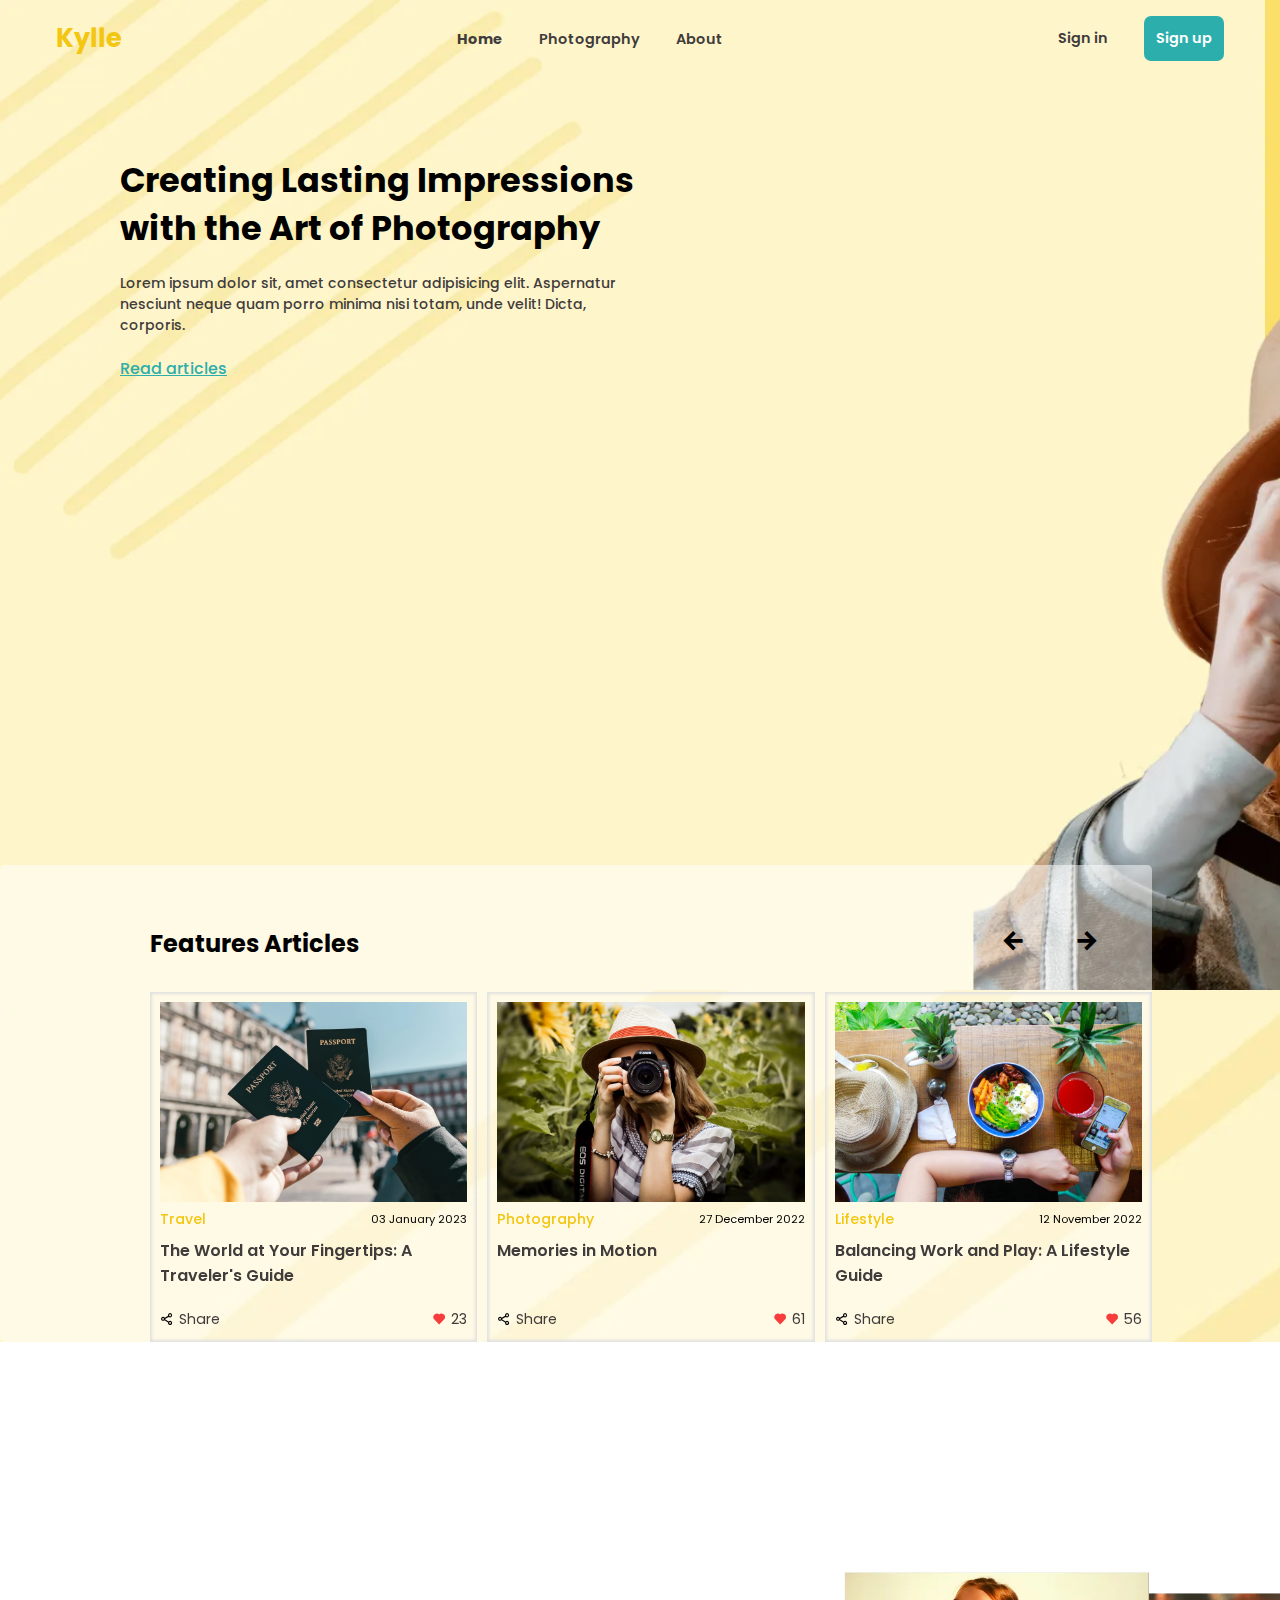
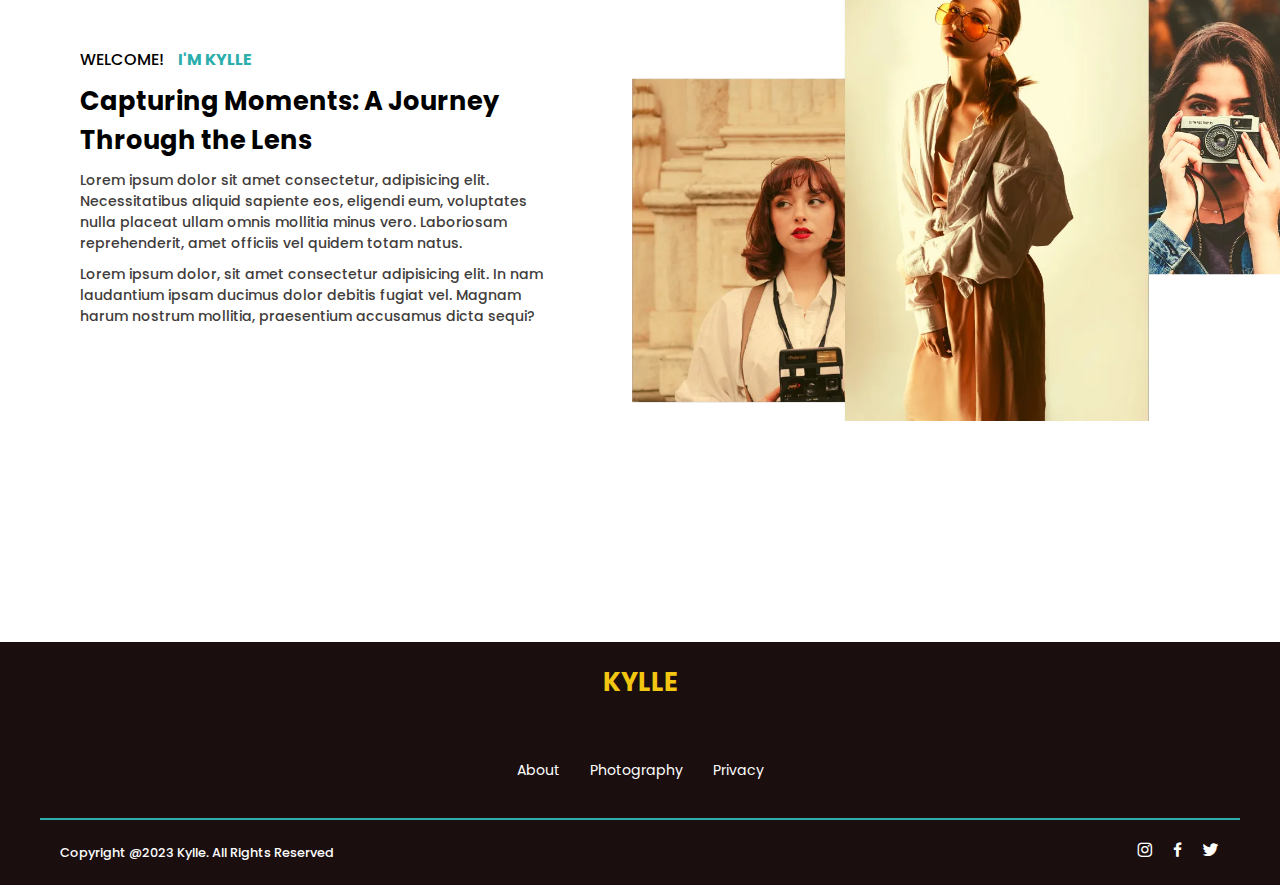
<file: index.html>
<!DOCTYPE html>
<html lang="en">

<head>
    <meta charset="UTF-8">
    <meta http-equiv="X-UA-Compatible" content="IE=edge">
    <meta name="viewport" content="width=device-width, initial-scale=1.0">
    <title>KYLLE</title>

    <!-- Poppins Font-->
    <link rel="preconnect" href="https://fonts.googleapis.com">
    <link rel="preconnect" href="https://fonts.gstatic.com" crossorigin>
    <link href="https://fonts.googleapis.com/css2?family=Poppins:wght@200;300;400;500;600;700&display=swap"
        rel="stylesheet">

    <!-- Boxicons -->
    <link href='https://unpkg.com/boxicons@2.1.4/css/boxicons.min.css' rel='stylesheet'>

    <!-- CSS -->
    <link rel="stylesheet" href="styles.css">

    <!-- For Swiper JS-->
    <link rel="stylesheet" href="https://cdn.jsdelivr.net/npm/swiper@8/swiper-bundle.min.css" />
</head>

<body>

    <!-- Navigation section-->
    <div class="main">
        <nav class="container mx-auto navbar">
            <a href="index.html" class="logo">Kylle</a>
            <div class="nav-menus">
                <a href="index.html">Home</a>
                <a href="photography.html">Photography</a>
                <a href="about.html">About</a>
            </div>
            <div class="sign">
                <button><a href="signin.html">Sign in</a></button>
                <button><a href="signup.html">Sign up</a></button>

            </div>

            <!-- Hamburger-menu -->
            <i class='bx bx-menu hamburger-menu'></i>

            <div class="mobile-menu">
                <div class="exit-menu">
                    <i class='bx bx-x x-button'></i>
                </div>

                <div class="mm-items">
                    <a href="index.html">Home</a>
                    <a href="photography.html">Photography</a>
                    <a href="about.html">About</a>
                </div>

                <div class="mm-buttons">
                    <a href="signin.html">Sign in</a>
                    <a href="signup.html">Sign up</a>
                </div>
            </div>
        </nav>

        <div class="container mx-auto">
            <div class="main-texts">
                <h1>Creating Lasting Impressions with the Art of Photography</h1>
                <p>Lorem ipsum dolor sit, amet consectetur adipisicing elit. Aspernatur nesciunt neque quam porro minima
                    nisi totam, unde velit! Dicta, corporis.</p>
                <a href="#articles-main">Read articles</a>
            </div>
        </div>

    </div>


    <!-- Features Articles -->
    <section id="articles">
        <div id="articles-main" class="f-articles">
            <div class="articles-top">
                <h1>Features Articles</h1>
                <div class="navigation">
                    <div class="swiper-button-prev1">
                        <i class='bx bx-left-arrow-alt'></i>
                    </div>
                    <div class="swiper-button-next1">
                        <i class='bx bx-right-arrow-alt'></i>
                    </div>
                </div>
            </div>

            <!-- Swiper -->
            <div class="swiper swiper1">
                <div class="swiper-wrapper">
                    <!-- Slides -->
                    <div class="swiper-slide">
                        <img src="./img/travel.webp">
                        <div class="arti-type">
                            <h2>Travel</h2>
                            <p>03 January 2023</p>
                        </div>
                        <h1>The World at Your Fingertips: A Traveler's Guide</h1>
                        <div class="arti-sub">
                            <div class="share">
                                <i class='bx bx-share-alt'></i>
                                <p>Share</p>
                            </div>
                            <div class="watch">
                                <i class='bx bxs-heart'></i>
                                <p>23</p>
                            </div>
                        </div>
                    </div>

                    <div class="swiper-slide">
                        <img src="./img/photography.webp">
                        <div class="arti-type">
                            <h2>Photography</h2>
                            <p>27 December 2022</p>
                        </div>
                        <h1>Memories in Motion</h1>
                        <div class="arti-sub">
                            <div class="share">
                                <i class='bx bx-share-alt'></i>
                                <p>Share</p>
                            </div>
                            <div class="watch">
                                <i class='bx bxs-heart'></i>
                                <p>61</p>
                            </div>
                        </div>
                    </div>

                    <div class="swiper-slide">
                        <img src="./img/lifestyle.webp">
                        <div class="arti-type">
                            <h2>Lifestyle</h2>
                            <p>12 November 2022</p>
                        </div>
                        <h1>Balancing Work and Play: A Lifestyle Guide</h1>
                        <div class="arti-sub">
                            <div class="share">
                                <i class='bx bx-share-alt'></i>
                                <p>Share</p>
                            </div>
                            <div class="watch">
                                <i class='bx bxs-heart'></i>
                                <p>56</p>
                            </div>
                        </div>
                    </div>

                    <div class="swiper-slide">
                        <img src="./img/growth.webp">
                        <div class="arti-type">
                            <h2>Growth</h2>
                            <p>01 December 2022</p>
                        </div>
                        <h1>Finding Your Potential: A Journey to Growth</h1>
                        <div class="arti-sub">
                            <div class="share">
                                <i class='bx bx-share-alt'></i>
                                <p>Share</p>
                            </div>
                            <div class="watch">
                                <i class='bx bxs-heart'></i>
                                <p>34</p>
                            </div>
                        </div>
                    </div>

                    <div class="swiper-slide">
                        <img src="./img/friends.webp">
                        <div class="arti-type">
                            <h2>Friendship</h2>
                            <p>03 January 2023</p>
                        </div>
                        <h1>The Beauty of Lasting Friendships</h1>
                        <div class="arti-sub">
                            <div class="share">
                                <i class='bx bx-share-alt'></i>
                                <p>Share</p>
                            </div>
                            <div class="watch">
                                <i class='bx bxs-heart'></i>
                                <p>41</p>
                            </div>
                        </div>
                    </div>
                </div>
            </div>
        </div>
    </section>

    <!-- Welcome  -->
    <section id="welcome">
        <div class="container welcome">
            <div class="welcome-texts">
                <h1>WELCOME! <span>I'M KYLLE</span></h1>
                <h2>Capturing Moments: A Journey Through the Lens</h2>
                <p>Lorem ipsum dolor sit amet consectetur, adipisicing elit. Necessitatibus aliquid sapiente eos,
                    eligendi eum, voluptates nulla placeat ullam omnis mollitia minus vero. Laboriosam reprehenderit,
                    amet officiis vel quidem totam natus.</p>
                <p>Lorem ipsum dolor, sit amet consectetur adipisicing elit. In nam laudantium ipsam ducimus dolor
                    debitis fugiat vel. Magnam harum nostrum mollitia, praesentium accusamus dicta sequi?</p>
            </div>

            <!-- image -->
            <div class="w-img">
                <img src="./img/welcome-img.webp">
            </div>
        </div>
    </section>


    <footer>
        <div class="container mx-auto footer">
            <h1>KYLLE</h1>
            <div class="ft-links">
                <a href="#">About</a>
                <a href="#">Photography</a>
                <a href="#">Privacy</a>
            </div>
            <div class="ft-low">
                <p>Copyright @2023 <span>Kylle</span>. All Rights Reserved</p>
                <div class="contacts">
                    <i class='bx bxl-instagram'></i>
                    <i class='bx bxl-facebook'></i>
                    <i class='bx bxl-twitter'></i>
                </div>
            </div>
        </div>
    </footer>

    <script src="https://cdn.jsdelivr.net/npm/swiper@8/swiper-bundle.min.js"></script>
    <script src="script.js"></script>
</body>

</html>
</file>
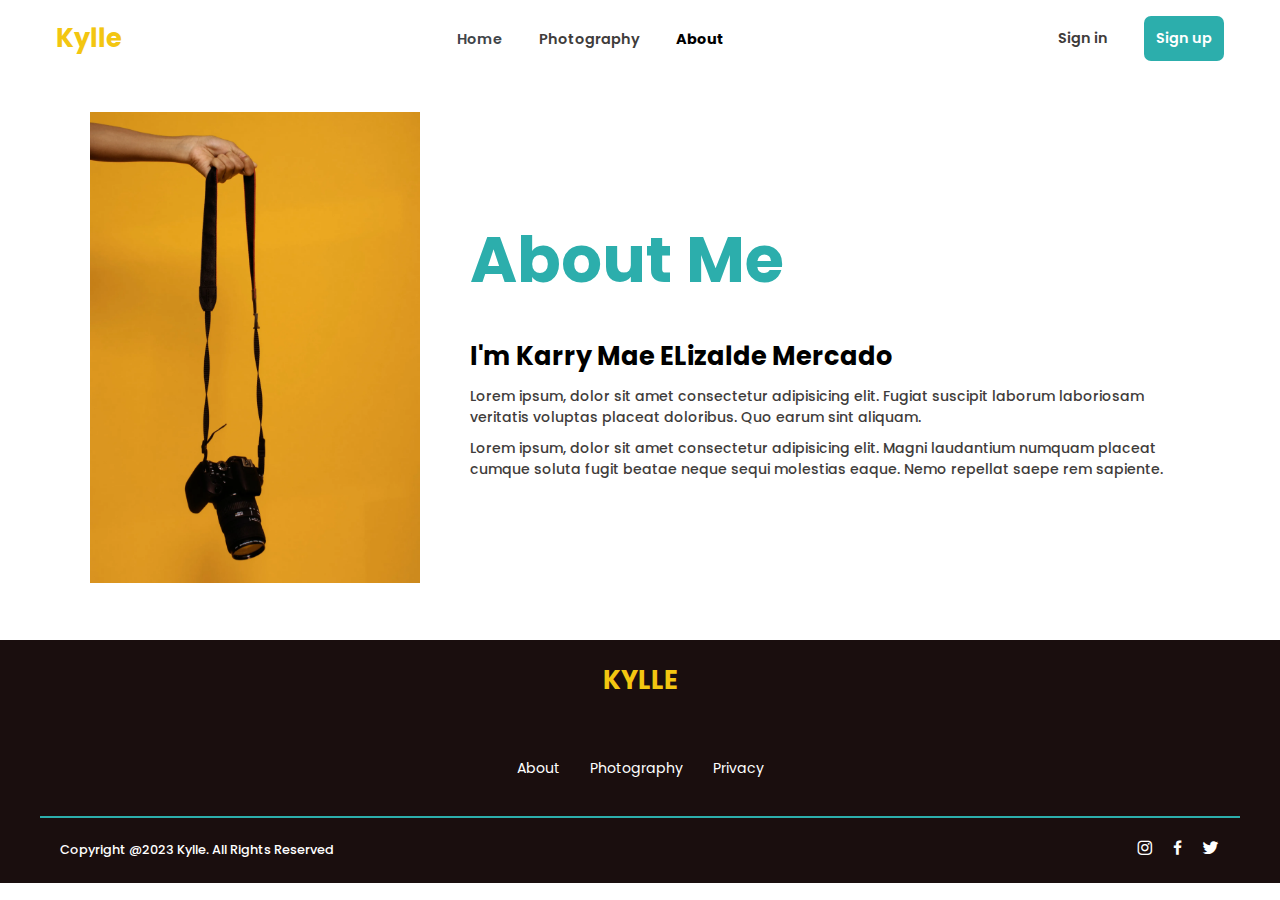
<file: about.html>
<!DOCTYPE html>
<html lang="en">

<head>
    <meta charset="UTF-8">
    <meta http-equiv="X-UA-Compatible" content="IE=edge">
    <meta name="viewport" content="width=device-width, initial-scale=1.0">
    <title>About - Kylle</title>

    <!-- Poppings Font-->
    <link rel="preconnect" href="https://fonts.googleapis.com">
    <link rel="preconnect" href="https://fonts.gstatic.com" crossorigin>
    <link href="https://fonts.googleapis.com/css2?family=Poppins:wght@200;300;400;500;600;700&display=swap"
        rel="stylesheet">

    <!-- Boxicons -->
    <link href='https://unpkg.com/boxicons@2.1.4/css/boxicons.min.css' rel='stylesheet'>

    <!-- CSS -->
    <link rel="stylesheet" href="styles.css">

    <!-- For Swiper JS-->
    <link rel="stylesheet" href="https://cdn.jsdelivr.net/npm/swiper@8/swiper-bundle.min.css" />
</head>

<body>

    <div class="main3">

        <!-- Navigation section-->
        <nav class="container mx-auto navbar">
            <a href="index.html" class="logo">Kylle</a>
            <div class="nav-menus about-menu">
                <a href="index.html">Home</a>
                <a href="photography.html">Photography</a>
                <a href="about.html">About</a>
            </div>
            <div class="sign">
                <button><a href="signin.html">Sign in</a></button>
                <button><a href="signup.html">Sign up</a></button>

            </div>

            <!-- Hamburger-menu -->
            <i class='bx bx-menu hamburger-menu'></i>

            <div class="mobile-menu">
                <div class="exit-menu">
                    <i class='bx bx-x x-button'></i>
                </div>

                <div class="mm-items">
                    <a href="index.html">Home</a>
                    <a href="photography.html">Photography</a>
                    <a href="about.html">About</a>
                </div>

                <div class="mm-buttons">
                    <a href="signin.html">Sign in</a>
                    <a href="signup.html">Sign up</a>
                </div>
            </div>
        </nav>
    </div>

    <section id="about">
        <div class="container mx-auto about">
            <div class="about-img">
                <img src="./img/about-img.webp" alt="">
            </div>
            <div class="about-texts">
                <h1>About Me</h1>
                <h2>I'm Karry Mae ELizalde Mercado</h2>
                <p>Lorem ipsum, dolor sit amet consectetur adipisicing elit. Fugiat suscipit laborum laboriosam
                    veritatis voluptas placeat doloribus. Quo earum sint aliquam.</p>
                <p>Lorem ipsum, dolor sit amet consectetur adipisicing elit. Magni laudantium numquam placeat cumque
                    soluta fugit beatae neque sequi molestias eaque. Nemo repellat saepe rem sapiente.</p>
            </div>
        </div>
    </section>

    <!-- FOoter -->
    <footer>
        <div class="container mx-auto footer">
            <h1>KYLLE</h1>
            <div class="ft-links">
                <a href="#">About</a>
                <a href="#">Photography</a>
                <a href="#">Privacy</a>
            </div>
            <div class="ft-low">
                <p>Copyright @2023 <span>Kylle</span>. All Rights Reserved</p>
                <div class="contacts">
                    <i class='bx bxl-instagram'></i>
                    <i class='bx bxl-facebook'></i>
                    <i class='bx bxl-twitter'></i>
                </div>
            </div>
        </div>
    </footer>

    <script src="https://cdn.jsdelivr.net/npm/swiper@8/swiper-bundle.min.js"></script>
    <script src="script.js"></script>
</body>

</html>
</file>
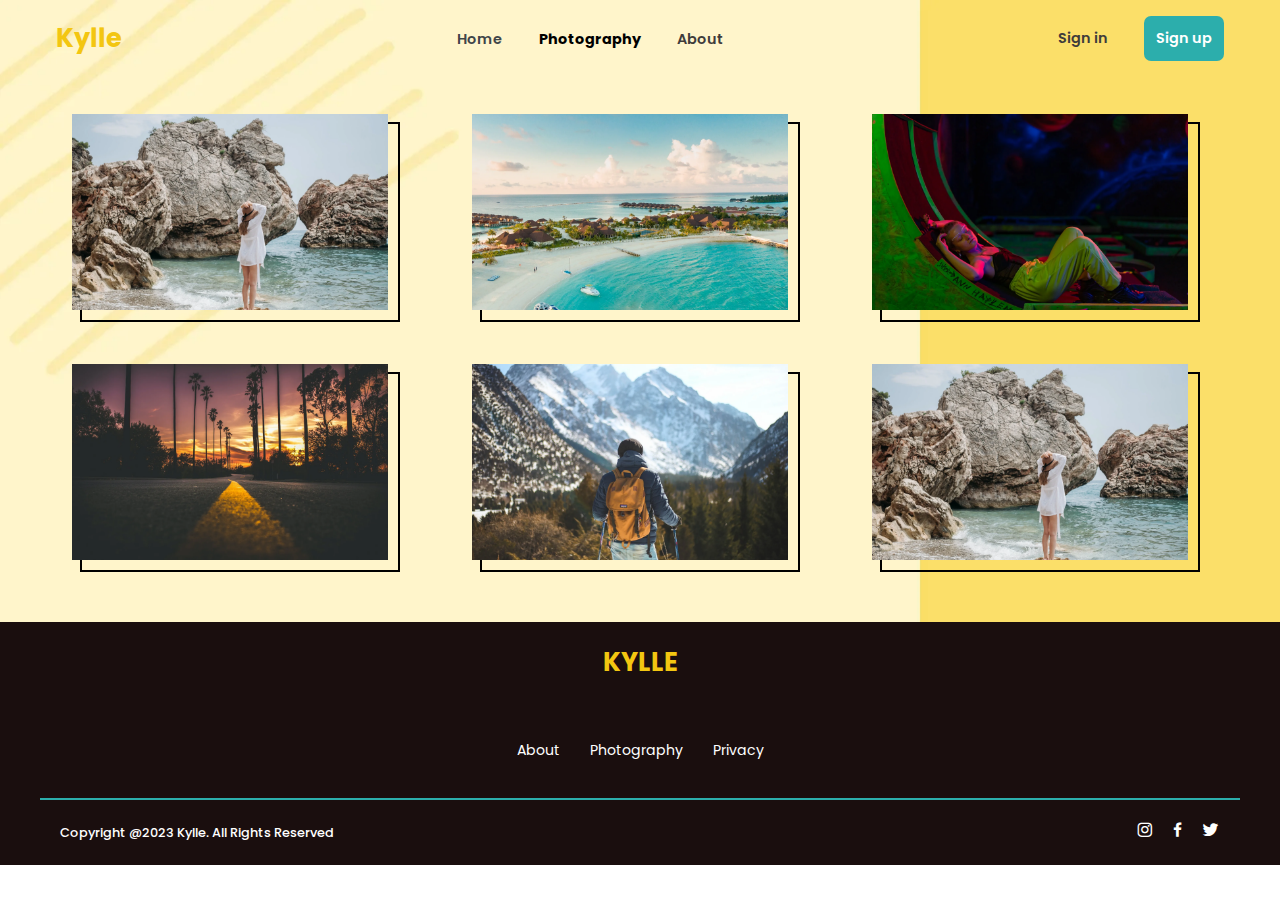
<file: photography.html>
<!DOCTYPE html>
<html lang="en">

<head>
    <meta charset="UTF-8">
    <meta http-equiv="X-UA-Compatible" content="IE=edge">
    <meta name="viewport" content="width=device-width, initial-scale=1.0">
    <title>Photography Kylle</title>

    <!-- Poppins Font-->
    <link rel="preconnect" href="https://fonts.googleapis.com">
    <link rel="preconnect" href="https://fonts.gstatic.com" crossorigin>
    <link href="https://fonts.googleapis.com/css2?family=Poppins:wght@200;300;400;500;600;700&display=swap"
        rel="stylesheet">

    <!-- Boxicons -->
    <link href='https://unpkg.com/boxicons@2.1.4/css/boxicons.min.css' rel='stylesheet'>

    <!-- CSS -->
    <link rel="stylesheet" href="styles.css">

    <!-- For Swiper JS-->
    <link rel="stylesheet" href="https://cdn.jsdelivr.net/npm/swiper@8/swiper-bundle.min.css" />
</head>

<body>

    
    <div class="main2">

        <!-- Navigation section-->
        <nav class="container mx-auto navbar">
            <a href="index.html" class="logo">Kylle</a>
            <div class="nav-menus">
                <a href="index.html">Home</a>
                <a href="photography.html">Photography</a>
                <a href="about.html">About</a>
            </div>
            <div class="sign">
                <button><a href="signin.html">Sign in</a></button>
                <button><a href="signup.html">Sign up</a></button>
                
            </div>

            <!-- Hamburger-menu -->
            <i class='bx bx-menu hamburger-menu'></i>

            <div class="mobile-menu">
                <div class="exit-menu">
                    <i class='bx bx-x x-button'></i>
                </div>

                <div class="mm-items">
                    <a href="index.html">Home</a>
                    <a href="photography.html">Photography</a>
                    <a href="about.html">About</a>
                </div>

                <div class="mm-buttons">
                    <a href="signin.html">Sign in</a>
                    <a href="signup.html">Sign up</a>
                </div>
            </div>
        </nav>


        <div class="container mx-auto photos">

            <div class="photo-item">
                <img src="./img/pt1.webp" alt="">
            </div>
            <div class="photo-item">
                <img src="./img/pt2.webp" alt="">
            </div>
            <div class="photo-item">
                <img src="./img/pt3.webp" alt="">
            </div>
            <div class="photo-item">
                <img src="./img/pt4.webp" alt="">
            </div>
            <div class="photo-item">
                <img src="./img/pt5.webp" alt="">
            </div>
            <div class="photo-item">
                <img src="./img/pt6.webp" alt="">
            </div>
        </div>
    </div>

    <!-- FOoter -->
    <footer>
        <div class="container mx-auto footer">
            <h1>KYLLE</h1>
            <div class="ft-links">
                <a href="#">About</a>
                <a href="#">Photography</a>
                <a href="#">Privacy</a>
            </div>
            <div class="ft-low">
                <p>Copyright @2023 <span>Kylle</span>. All Rights Reserved</p>
                <div class="contacts">
                    <i class='bx bxl-instagram' ></i>
                    <i class='bx bxl-facebook' ></i>
                    <i class='bx bxl-twitter' ></i>
                </div>
            </div>
        </div>
    </footer>




        <script src="https://cdn.jsdelivr.net/npm/swiper@8/swiper-bundle.min.js"></script>
        <script src="script.js"></script>
</body>

</html>
</file>
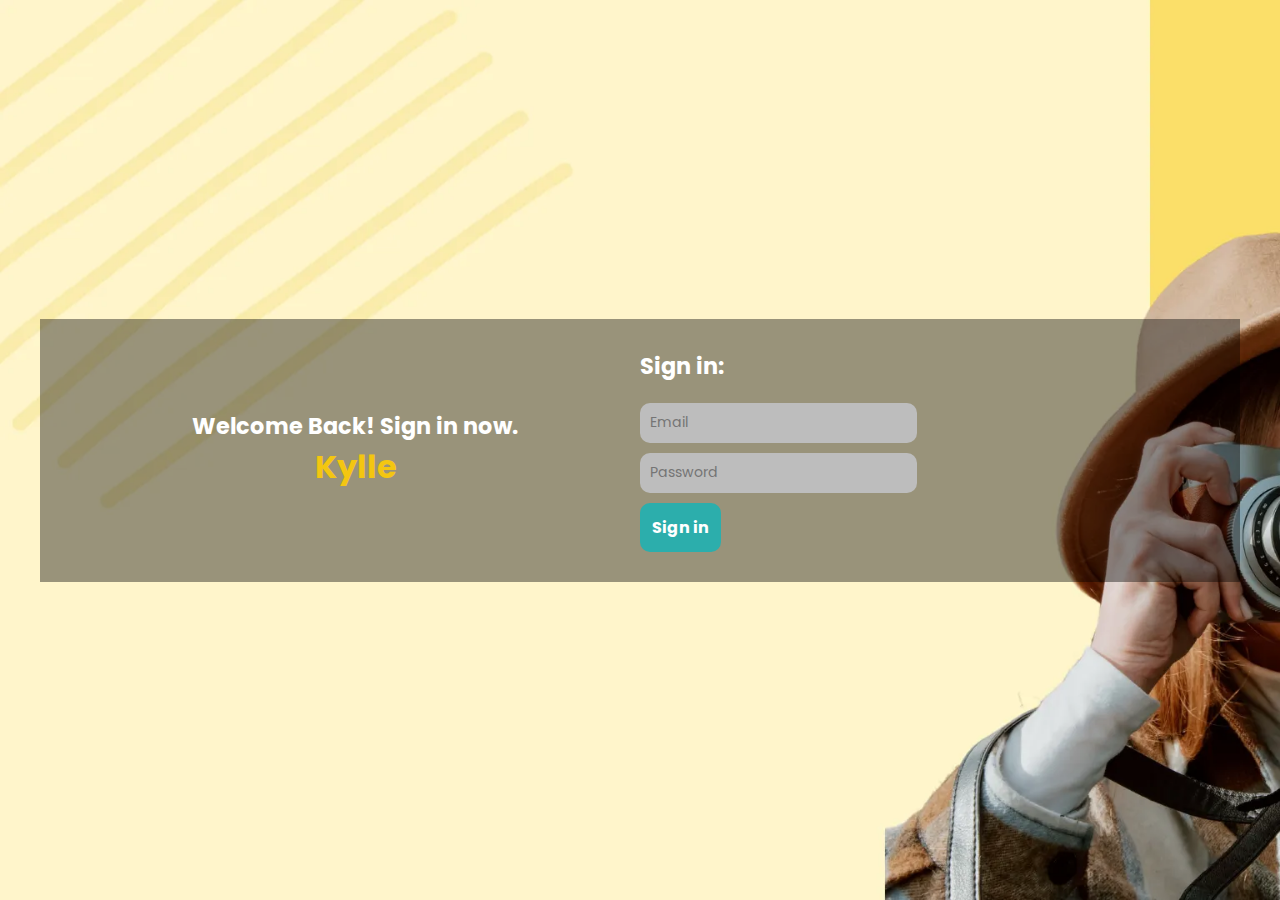
<file: signin.html>
<!DOCTYPE html>
<html lang="en">

<head>
    <meta charset="UTF-8">
    <meta http-equiv="X-UA-Compatible" content="IE=edge">
    <meta name="viewport" content="width=device-width, initial-scale=1.0">
    <title>Sign in - Kylle</title>

    <!-- Poppins Font-->
    <link rel="preconnect" href="https://fonts.googleapis.com">
    <link rel="preconnect" href="https://fonts.gstatic.com" crossorigin>
    <link href="https://fonts.googleapis.com/css2?family=Poppins:wght@200;300;400;500;600;700&display=swap"
        rel="stylesheet">

    <!-- Boxicons -->
    <link href='https://unpkg.com/boxicons@2.1.4/css/boxicons.min.css' rel='stylesheet'>

    <!-- CSS -->
    <link rel="stylesheet" href="styles.css">

    <!-- For Swiper JS-->
    <link rel="stylesheet" href="https://cdn.jsdelivr.net/npm/swiper@8/swiper-bundle.min.css" />
</head>

<body>

    <section id="signup">

        <div class="container mx-auto signup">
            <div class="left-s">
                <h1>Welcome Back! Sign in now.</h1>
                <h2>Kylle</h2>
            </div>

            <form id="#sign-up-form">
                <div class="ss">
                    <h1 class="hh">Sign in:</h1 <div class="log-in-info">
                    <input type="text" class="su-email" placeholder="Email">
                    <input type="password" class="su-password" placeholder="Password">
                    <a href="#">Sign in</a>
                </div>
                
        </div>
        </form>
        </div>

    </section>

    <script src="https://cdn.jsdelivr.net/npm/swiper@8/swiper-bundle.min.js"></script>
    <script src="script.js"></script>
</body>

</html>
</file>
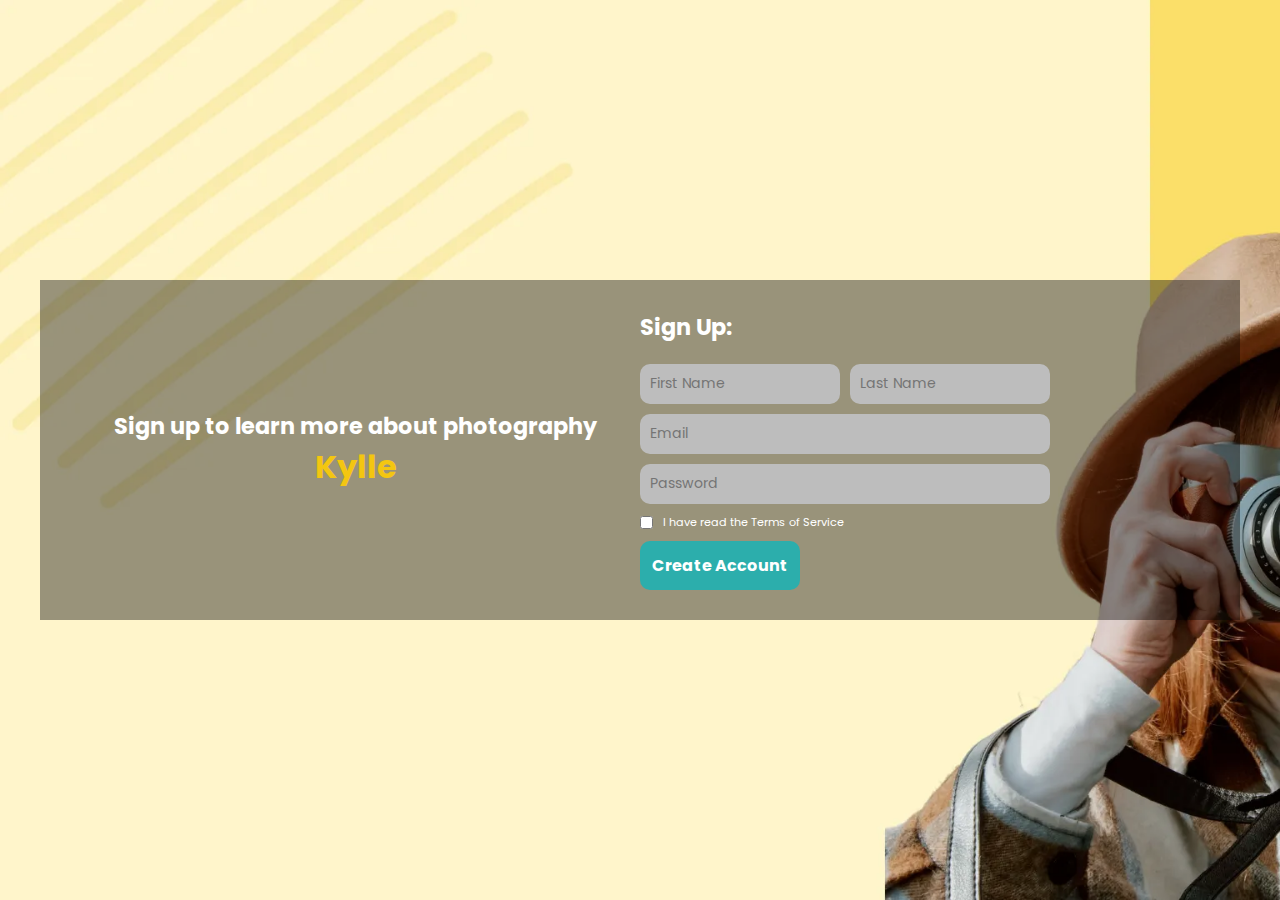
<file: signup.html>
<!DOCTYPE html>
<html lang="en">

<head>
    <meta charset="UTF-8">
    <meta http-equiv="X-UA-Compatible" content="IE=edge">
    <meta name="viewport" content="width=device-width, initial-scale=1.0">
    <title>Sign in - Kylle</title>

    <!-- Poppings Font-->
    <link rel="preconnect" href="https://fonts.googleapis.com">
    <link rel="preconnect" href="https://fonts.gstatic.com" crossorigin>
    <link href="https://fonts.googleapis.com/css2?family=Poppins:wght@200;300;400;500;600;700&display=swap"
        rel="stylesheet">

    <!-- Boxicons -->
    <link href='https://unpkg.com/boxicons@2.1.4/css/boxicons.min.css' rel='stylesheet'>

    <!-- CSS -->
    <link rel="stylesheet" href="styles.css">

    <!-- For Swiper JS-->
    <link rel="stylesheet" href="https://cdn.jsdelivr.net/npm/swiper@8/swiper-bundle.min.css" />
</head>

<body>

    <section id="signup">

        <div class="container mx-auto signup">
            <div class="left-s">
                <h1>Sign up to learn more about photography</h1>
                <h2>Kylle</h2>
            </div>

            <form id="#sign-up-form">
                <div class="ss">
                    <h1 class="hh">Sign Up:</h1>
                    <div class="name">
                        <input class="su-f-name" type="text" placeholder="First Name">
                        <input class="su-surname" type="text" placeholder="Last Name">
                    </div>

                    <div class="log-in-info">
                        <input type="text" class="su-email" placeholder="Email">
                        <input type="password" class="su-password" placeholder="Password">
                    </div>
                    <div class="checkbox">
                        <input type="checkbox">
                    </div>
                    <a href="#">Create Account</a>
                </div>
            </form>
        </div>

    </section>

    <script src="https://cdn.jsdelivr.net/npm/swiper@8/swiper-bundle.min.js"></script>
    <script src="script.js"></script>
</body>

</html>
</file>
<file: styles.css>
:root {
    --colortext1: rgb(63, 60, 59);
    --color1: rgb(251,222,104);
    --color2: rgb(44,174,172);
    --color1dark: rgb(243, 198, 17);
}


* {
    margin: 0;
    padding: 0;
    box-sizing: border-box;
    font-family: 'Poppins', sans-serif;
}

.container {
    width: 100%;
}

@media (min-width: 540px) {
    .container {
        max-width: 540px;
    }
}

@media (min-width: 768px) {
    .container {
        max-width: 768px;
    }
}

@media (min-width: 992px) {
    .container {
        max-width: 992px;
    }
}

@media (min-width: 1200px) {
    .container {
        max-width: 1200px;
    }
}

.mx-auto {
    margin-left: auto;
    margin-right: auto;
}


/*main-part of the page*/
.main{
    width: 100%;
    height: 110vh;
    background-image: url('./img/bg-main-small.webp');
    background-size: cover;
    position: relative;
}

.navbar {
    padding: 1rem;
    display: flex;
    justify-content: space-between;
    align-items: center;
    height: fit-content;
}

.logo {
    font-size: 1.6rem;
    color: var(--color1dark);
    font-weight: bold;
    text-decoration: none;
}

.nav-menus a {
    margin-left: 2rem;
    text-decoration: none;
    color: var(--colortext1);
    font-size: 0.9rem;
    font-weight: 600;
    transition: 0.2s;
    position: relative;
}

.nav-menus a::after{
    position: absolute;
    content: "";
    width: 0%;
    height: 2px;
    bottom: 0;
    right: 0;
    background-color: var(--color2);
    transition: 0.4s ease-in-out;
}

.nav-menus a:hover::after{
    width: 100%;
    left: 0;
}



.nav-menus a:nth-of-type(1) {
    margin-left: 0;
    color: var(black);
    font-weight: bold;
}

.nav-menus {
    display: none;
}

.sign {
    display: none;
}

.sign button{
    background: none;
    border: none;
    margin-left: 2rem;
}

.sign a {
    text-decoration: none;
    color: var(--colortext1);
    font-size: 0.9rem;
    font-weight: 600;
}

.nav-menus a:hover{
    color: var(--color1dark);
}

.sign button:nth-of-type(1) {
    margin-left: 0;
    transition: 0.2s;
}

.sign button:nth-of-type(1) a{
    transition: 0.2s;
}

.sign button:nth-of-type(1) a:hover{
    color: var(--color2);
}

.sign button:nth-of-type(2) {
    padding: 12px;
    background-color: var(--color2);
    border-radius: 7px;
    color: white;
    transition: 0.2s ease-in-out;
}

.sign button:nth-of-type(2) a{
    color: white;
    transition: 0.2s ease-in-out;
}


.sign button:nth-of-type(2):hover{
    background-color: var(--color1dark);
}

.sign button:nth-of-type(2):hover a{
    color: black;
}

.hamburger-menu {
    display: block;
    font-size: 1.5rem;
}

.mm-show{
    display: flex;
}

.mm-hide{
    display: none;
}

.mobile-menu{
    position: absolute;
    width: 50%;
    height: 100vh;
    right: 0;
    top: 0;
    display: none;
    flex-direction: column;
    background-color: var(--color2);
    padding: 20px;
    z-index: 5;
}

.exit-menu{
    display: flex;
    justify-content: right;
    margin-bottom: 10px;
}

.mobile-menu i{
    font-size: 2rem;
}

.mm-items{
    display: flex;
    flex-direction: column;
    margin-bottom: 20px;
}

.mm-items a{
    text-decoration: none;
    color: white;
    font-size: 0.9rem;
    margin-bottom: 10px;
    font-weight: 600;
}

.mm-buttons{
    display: flex;
    flex-direction: column;
}

.mm-buttons a{
    margin-bottom: 10px;
    padding: 10px 15px 10px 15px;
    background-color: var(--color1);
    text-decoration: none;
    color: black;
    font-size: 0.88rem;
    font-weight: 600;
    border-radius: 10px;
    width: 90px;
    text-align: center;
}

@media (min-width:788px){
    .mobile-menu{
        display: none;
    }
}


.main-texts{
    width: 90%;
    padding-left: 2rem;
    margin-top: 3rem;
}

.main-texts h1{
    font-size: 1.6rem;
    font-weight: bold;
    line-height: 2rem;
    margin-bottom: 20px;
}

.main-texts p{
    font-size: 0.88rem;
    font-weight: 500;
    color: var(--colortext1);
    margin-bottom: 20px;
}

.main-texts a{
    font-size: 1rem;
    font-weight: 500;
    color: var(--color2);
}

/* for bg-image-medium*/
@media (min-width: 400px) and (max-width:767px) {
    .main{
        background-image: url('./img/bg-main-medium.webp');
    }
}

@media (min-width: 768px) {
    .nav-menus {
        display: block;
    }

    .sign {
        display: block;
    }

    .hamburger-menu {
        display: none;
    }
    .main{
        background-image: url('./img/bg-main.webp');
    }

    .main-texts{
        width: 50%;
        padding-left: 5rem;
        margin-top: 5rem;
    }

    .main-texts h1{
        font-size:2.1rem;
        line-height: 3rem;
    }
}

/*Feautured articles section*/
#articles{
    position: relative;
    height: 352px;
    background-image: url('./img/articles-bg.webp');
}

@media (max-width: 992px){
    #articles{
        height: 474px;
    }
}

.f-articles{
    background-color: rgba(255, 255, 255, 0.5);
    position: absolute;
    padding: 0px 10px;
    top: -125px;
    left: 0;
    border-radius: 5px;
    padding: 60px 0 0 150px;
    width: 90%;
}

.articles-top{
    margin-bottom: 30px;
    display: flex;
    align-items: center;
    justify-content: space-between;
}

.navigation{
    padding-right: 50px;
}

.navigation{
    display: none;
}

.navigation i{
    font-size: 2rem;
    transition: 0.2s;
    font-weight: bold;
}

.navigation i:hover{
    color: var(--color1);
}

.navigation i:nth-child(1){
    margin-left: 40px;
}

@media (min-width: 768px) {
    .navigation{
        display: flex;
    }
}

.articles-top h1{
    font-size: 1.5rem;
}




.swiper1{
    height: fit-content;
    width: 100%;
}

#articles .swiper-wrapper{
    width: 100% !important;
}

#articles .swiper-slide{
    width: 33.33%;
    height: 350px;
    padding: 10px;
    box-shadow: 0px 0px 3px 2px inset rgb(224, 224, 224);
    position: relative;
    margin-right: 0px;
}

#articles .swiper-slide img{
    width: 100%;
    height: 200px;
    object-fit: cover;
}

.arti-type{
    display: flex;
    justify-content: space-between;
    align-items: center;
}

.arti-type h2{
    font-size: 0.88rem;
    font-weight: 500;
    color: var(--color1dark);
}

.arti-type p{
    font-size: 0.7rem;
}

#articles .swiper-slide h1{
    font-size: 1rem;
    margin-top: 8px;
    font-weight: 600;
    color: var(--colortext1);
}

.swiper1 h1{
    cursor: pointer;
}

.arti-sub{
    width: 100%;
    position: absolute;
    display: flex;
    justify-content: space-between;
    align-items: center;
    bottom: 2px;
    left: 0;
    padding: 10px;
}

.arti-sub .share, .arti-sub .watch {
    display: flex;
    justify-content: center;
    align-items: center;
}

.arti-sub i{
    margin-right: 5px;
    font-size: 0.88rem;
    cursor: pointer;
}

.watch i{
    color: rgb(248, 59, 59);
}

.arti-sub p{
    font-size: 0.88rem;
    color: var(--colortext1);
}

@media (max-width: 540px){
    .f-articles{
        padding: 60px 10px 0 10px !important;
        width: 100% !important;
        display: flex;
        flex-direction: column;
        justify-content: center;
        align-items: center;
        position: relative;
    }
}


@media (max-width: 768px){
    .f-articles{
        padding: 60px 0 0 150px;
        width: 70%;
    }
}

@media (max-width: 992px){
    .f-articles{
        top:0px;
    }
}

/*Welcome seciton*/

.welcome{
    height: 100vh;
    margin-left: auto;
    margin-right: auto;
    display: flex;
    align-items: center;
    padding: 10px;
}

.welcome-texts{
    width: 100%;
    margin-top: 40px;
}

.welcome .w-img{
    display: none;
    width: 60%;
    justify-content: right;
}

.w-img img{
    width: 90%;
}

@media (min-width: 768px){
    .welcome{
        margin-right: 0;
        padding: 0;
    }

    .welcome-texts{
        width: 40%;
        margin-top: 0;
    }

    .welcome .w-img{
        display: flex;
    }
}

.welcome-texts h1{
    font-size: 1rem;
    margin-bottom: 10px;
    font-weight: 500;
}

.welcome-texts h1 span{
    color: var(--color2);
    margin-left: 10px;
    font-weight: bold;
}

.welcome-texts h2{
    font-size: 1.6rem;
    margin-bottom: 10px;
    font-weight: bold;
}

.welcome-texts p{
    font-size: 0.88rem;
    font-weight: 500;
    margin-bottom: 10px;
    color: var(--colortext1);
}

/*== Footer ==*/
footer{
    width: 100%;
    background-color: rgb(26,14,14);
}

.footer{
    display: flex;
    flex-direction: column;
    justify-content: center;
    align-items: center;
}

footer h1{
    font-size: 1.6rem;
    color: var(--color1dark);
    line-height: 5rem;
}


.ft-links{
    display: flex;
    width: 100%;
    justify-content: center;
    border-bottom: 2px solid var(--color2);
}

.ft-links a{
    text-decoration: none;
    color: white;
    font-size: 0.88rem;
    line-height: 6rem;
}

.ft-links a:nth-of-type(2){
    margin-left: 30px;
    margin-right: 30px;
}

.ft-low{
    width: 100%;
    display: flex;
    flex-direction: column;
    justify-content: space-between;
    align-items: center;
    padding: 20px;
}

.ft-low p{
    color: white;
    font-size: 0.8rem;
    font-weight: 500;
}

.ft-low i{
    color: white;
    font-size: 1.2rem;
    cursor: pointer;
}

.ft-low i:hover{
    color: var(--color1dark);
}

.ft-low i:nth-of-type(2){
    margin-left: 10px;
    margin-right: 10px;
}

@media (min-width:540px){
    .ft-low{
        flex-direction: row;
    }
}




/* PHOTOGRAPHY.HTML */

.main2{
    width: 100%;
    height: fit-content;
    background-image: url('./img/t-main-bg.webp');
    background-size: cover;
    position: relative;
}

.main2 nav{
    margin-bottom: 45px;
}

.main2 .nav-menus a:nth-of-type(1){
    color: var(--colortext1);
}

.main2 .nav-menus a:nth-of-type(1):hover{
    color: var(--color1dark);
}

.main2 .nav-menus a:nth-of-type(1) {
    margin-left: 0;
    color: rgb(63,69,73);
    font-weight: 600;
}

.main2 .nav-menus a:nth-of-type(2){
    color: black;
    font-weight: bold;
}

.main2 .nav-menus a:nth-of-type(2):hover{
    color: var(--color1dark);
}   

.photos{
    display: grid;
    grid-template-columns: 1fr;
}

.photo-item{
    width: 80%;
    height: 200px;
    border: 2px solid black ;
    position: relative;
    justify-self: center;
    margin-bottom: 50px;
}

.photo-item img{
    position: absolute;
    width: 100%;
    height: 100%;
    object-fit: cover;
    bottom: 10px;
    right: 10px;
}

@media (min-width: 768px){
    .photos{
        grid-template-columns: 1fr 1fr;
    }
}

@media (min-width: 992px){
    .photos{
        grid-template-columns: 1fr 1fr 1fr;
    }
}

/*=====about page=========*/

.about{
    display: flex;
    align-items: center;
    height: fit-content;
    margin-top: -20px;
    padding: 50px;
    background-color: rgb(240, 212, 101);
}

.about-menu:nth-child(3){
    color: var(--colortext1);
    font-weight: 600;
}

.about-img{
    width: 30%;
    height: 100%;
    display: none;
}

.about-img img{
    width: 100%;
    height: 100%;
    object-fit: cover;
}

.about-texts{
    width: 100%;
    padding-left: 6px;
}

.about-texts h1{
    font-size: 2rem;
    color: var(--color2);
    margin-bottom: 30px;
}

.about-texts h2{
    font-size: 1.2rem;
    margin-bottom: 10px;
}

.about-texts p{
    font-size: 0.88rem;
    font-weight: 500;
    margin-bottom: 10px;
    color: var(--colortext1);
}

@media (min-width: 768px) {
    .about{
        background-color: white;
        margin-top: -60px;
    }

    .about-img{
        display: block;
    }

    .about-texts{
        width: 70%;
        padding-left: 50px;
    }

    .about-texts h1{
        font-size: 4rem;
    }

    .about-texts h2{
        font-size: 1.6rem;
    }
}


/* Mobile Navigation Menu */
.main2{
    width: 100%;
    height: fit-content;
    background-image: url('./img/t-main-bg.webp');
    background-size: cover;
}

.main3 nav{
    margin-bottom: 45px;
}

.main3 .nav-menus a:nth-of-type(2){
    color: var(--colortext1);
}

.main3 .nav-menus a:nth-of-type(1):hover{
    color: var(--color1dark);
}

.main3 .nav-menus a:nth-of-type(1) {
    margin-left: 0;
    color: rgb(63,69,73);
    font-weight: 600;
}

.main3 .nav-menus a:nth-of-type(3){
    color: black;
    font-weight: bold;
}

.main2 .nav-menus a:nth-of-type(2):hover{
    color: var(--color1dark);
}   


/*======== Sign up ==========*/

#signup{
    width: 100%;
    height: 100vh;
    display: flex;
    justify-content: center;
    align-items: center;
    background-image: url('./img/bg-main.webp');
    background-size: cover;
}

.signup{
    padding: 30px;
    display: flex;
    background-color: rgb(0, 0, 0, 0.4);
    flex-direction: column;
}

.left-s{
    width: 50%;
    justify-content: center;
    align-items: center;
    flex-direction: column;
}

.left-s h1{
    display: none;
    font-size: 1.4rem;
    color: white;
    text-align: center;
}

.left-s h2{
    font-size: 2rem;
    color: var(--color1dark);
}

.ss{
    padding-left: 0;
    width: 100%;
    display: flex;
    flex-direction: column;
}

.hh{
    font-size: 1.4rem;
    margin-bottom: 20px;
    color: white;
}

.name{
    display: flex;
    flex-direction: column;
}

.su-f-name{
    width: 100%;
    padding: 10px;
    border: none;
    background-color: rgb(189, 189, 189);
    margin-right: 10px;
    border-radius: 10px;
    display: flex;
    align-items: center;
    margin-bottom: 10px;
}

.su-f-name:focus, .su-surname, .su-email, .su-password{
    outline: none;
}

.su-surname{
    width: 100%;
    padding: 10px;
    border: none;
    background-color: rgb(189, 189, 189);
    border-radius: 10px;
    display: flex;
    align-items: center;
}


.su-surname::placeholder,
.su-f-name::placeholder,
.su-email::placeholder,
.su-password::placeholder{
    font-size: 0.88rem;
}

.log-in-info{
    display: flex;
    flex-direction: column;
    margin-top: 10px;
}

.su-email{
    width: 100%;
    padding: 10px;
    border: none;
    background-color: rgb(189, 189, 189);
    border-radius: 10px;
    display: flex;
    align-items: center;
    margin-bottom: 10px;
}

.su-password{
    padding: 10px;
    border: none;
    background-color: rgb(189, 189, 189);
    border-radius: 10px;
    display: flex;
    align-items: center;
    margin-bottom: 10px;
}

.checkbox{
    position: relative;
    display: flex;
    margin-bottom: 10px;
}

.checkbox::after{
    content: "I have read the Terms of Service";
    font-size: 0.7rem;
    margin-left: 10px;
    color: white;
}

.ss a{
    text-decoration: none;
    padding: 12px;
    color: white;
    background-color: var(--color2);
    width: fit-content;
    font-weight: bold;
    border-radius: 10px;

}

@media (min-width: 768px){
    .signup{
        flex-direction: row;
    }
    .left-s{
        display: flex;
    }

    .left-s h1{
        display: block;
    }
    #sign-up-form{
        padding-left: 100px;
        width: 50%;
    }

    .name{
        flex-direction: row;
    }

    .su-f-name{
        margin-bottom: 0;
        width: 200px;
    }

    .su-surname{
        width: 200px;
    }

}
</file>
